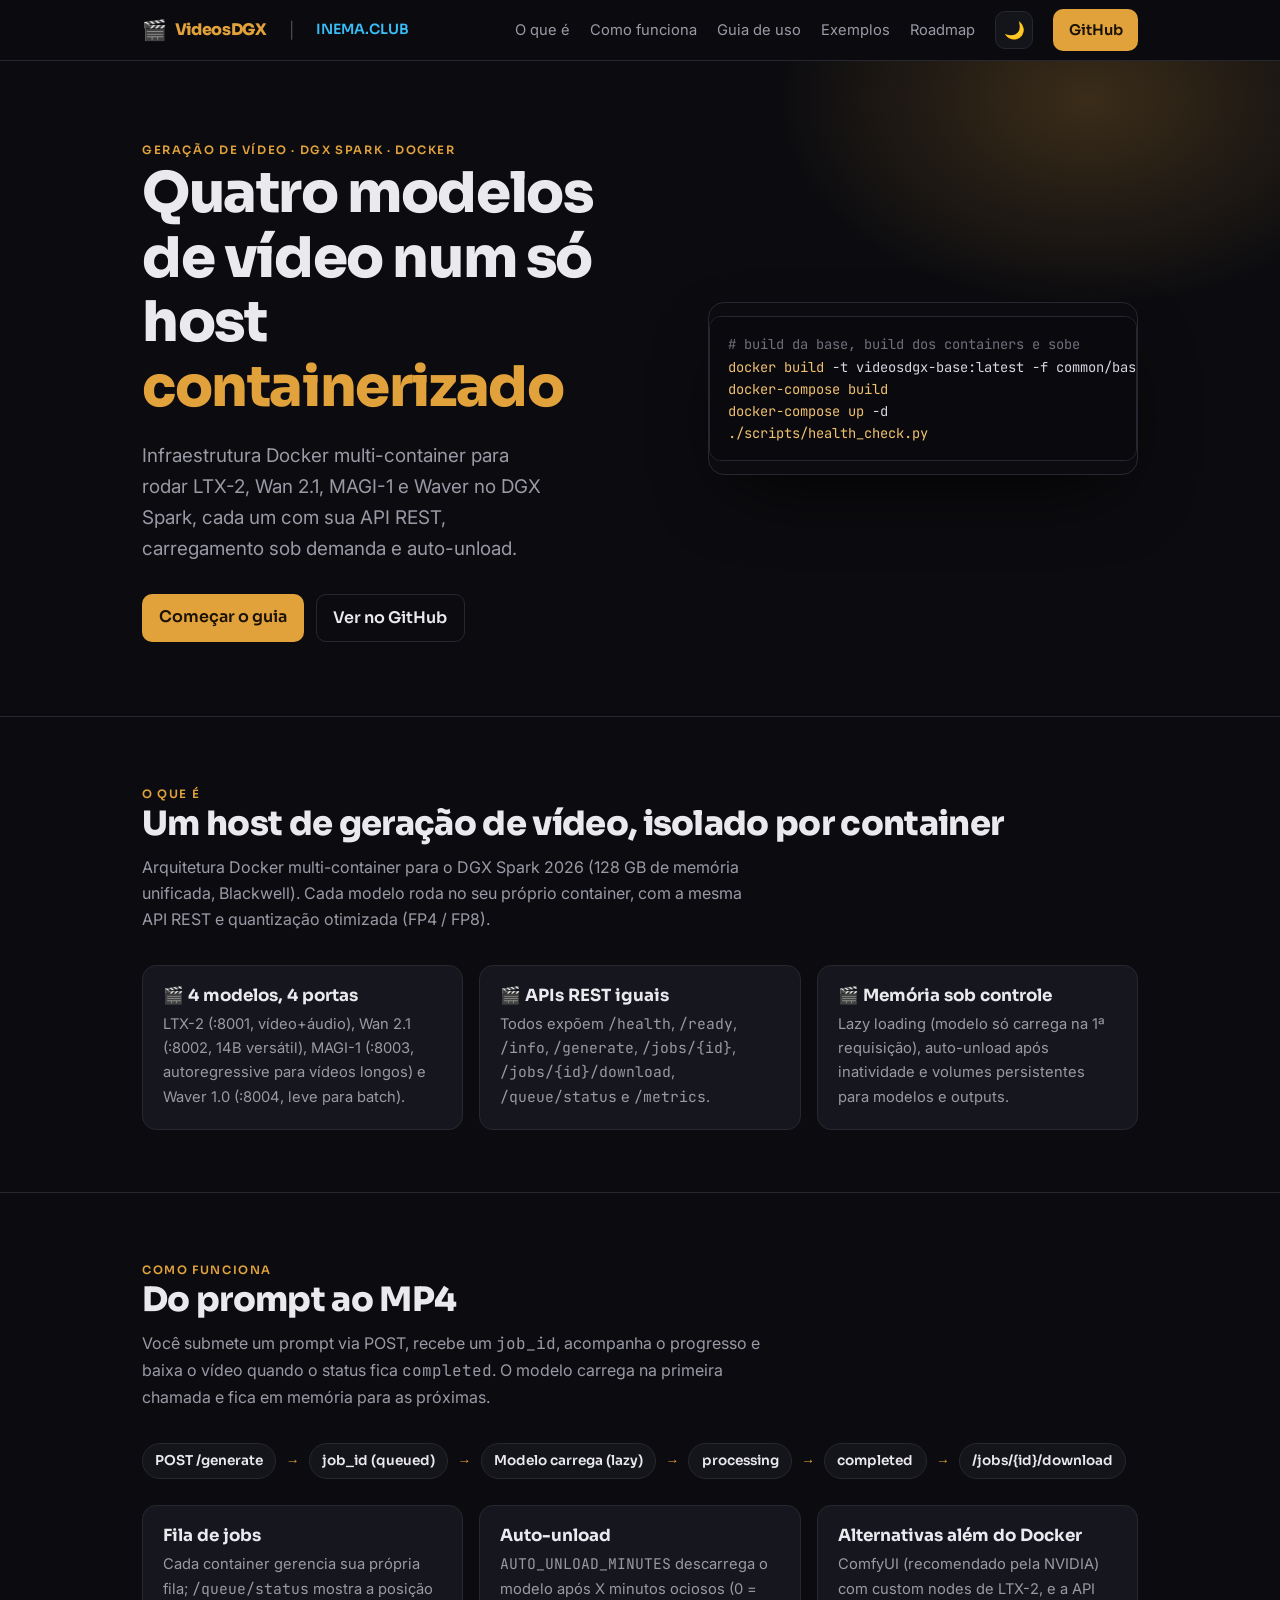
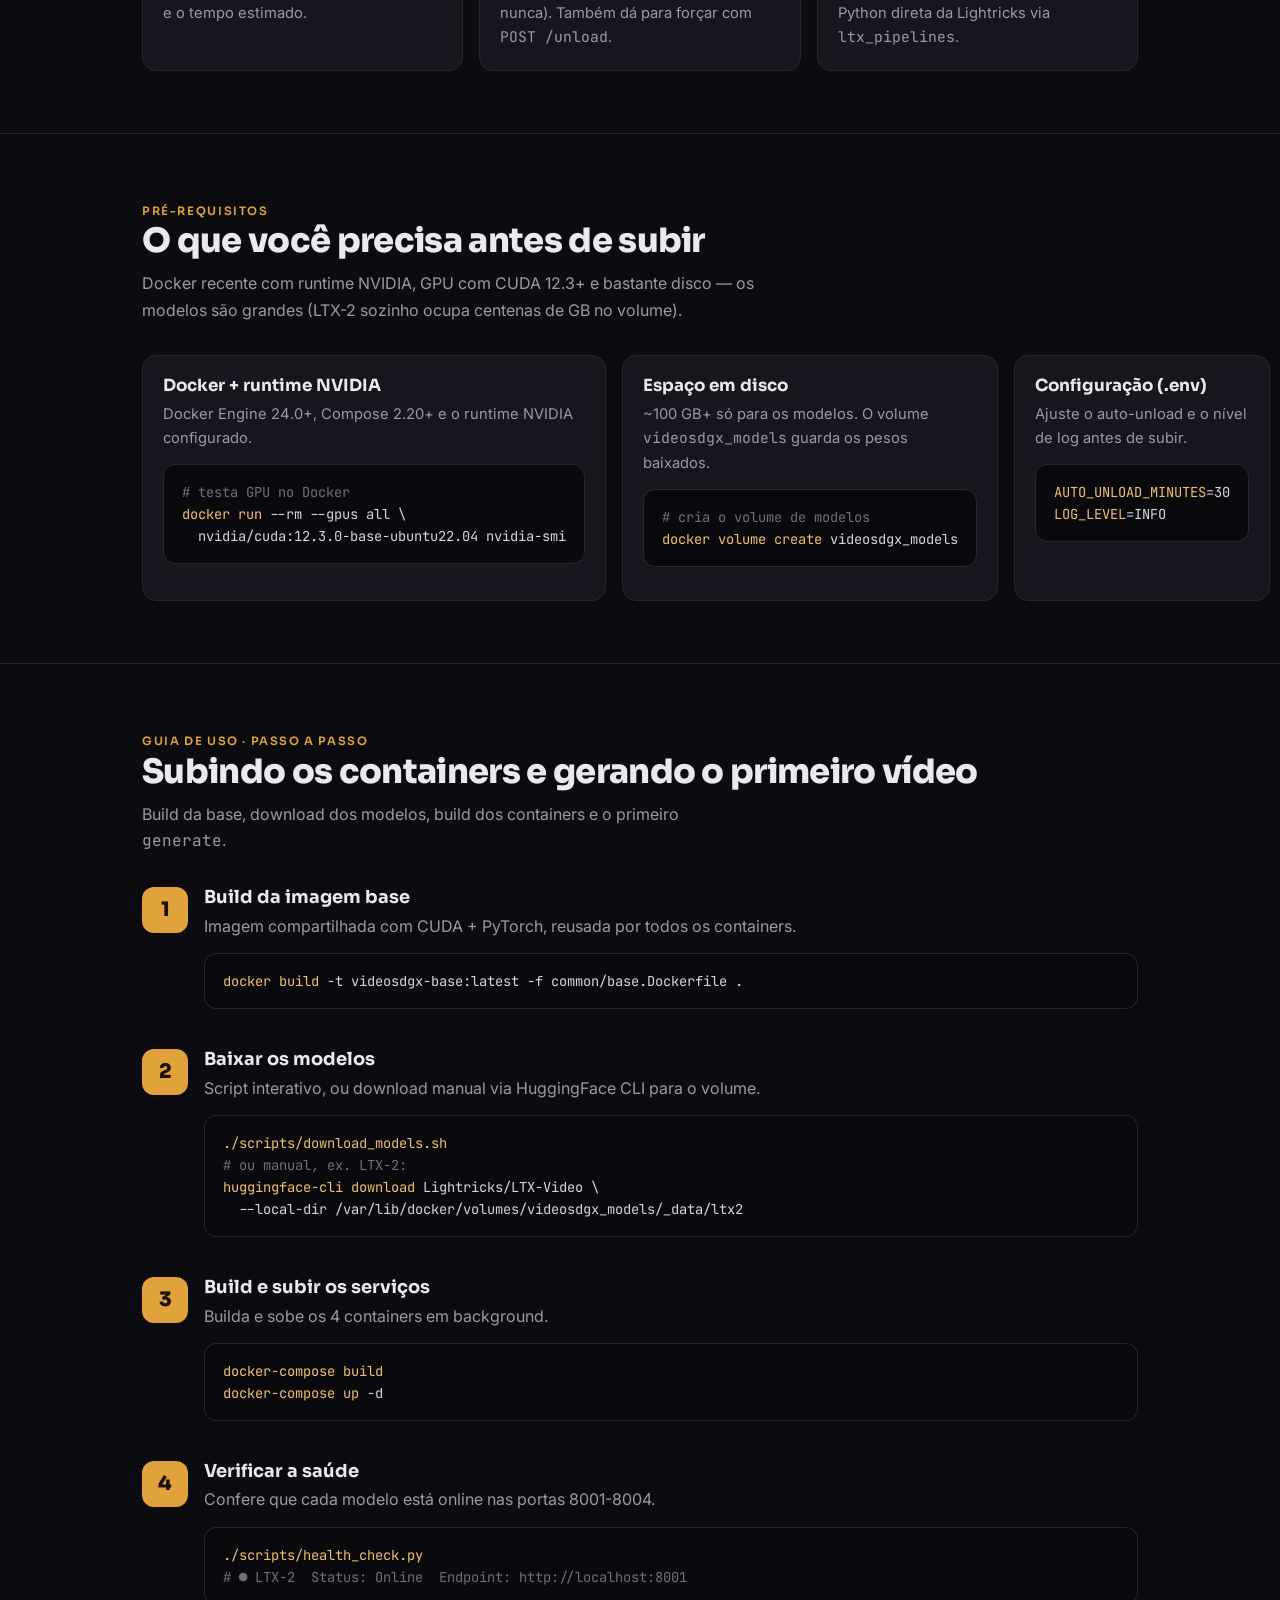
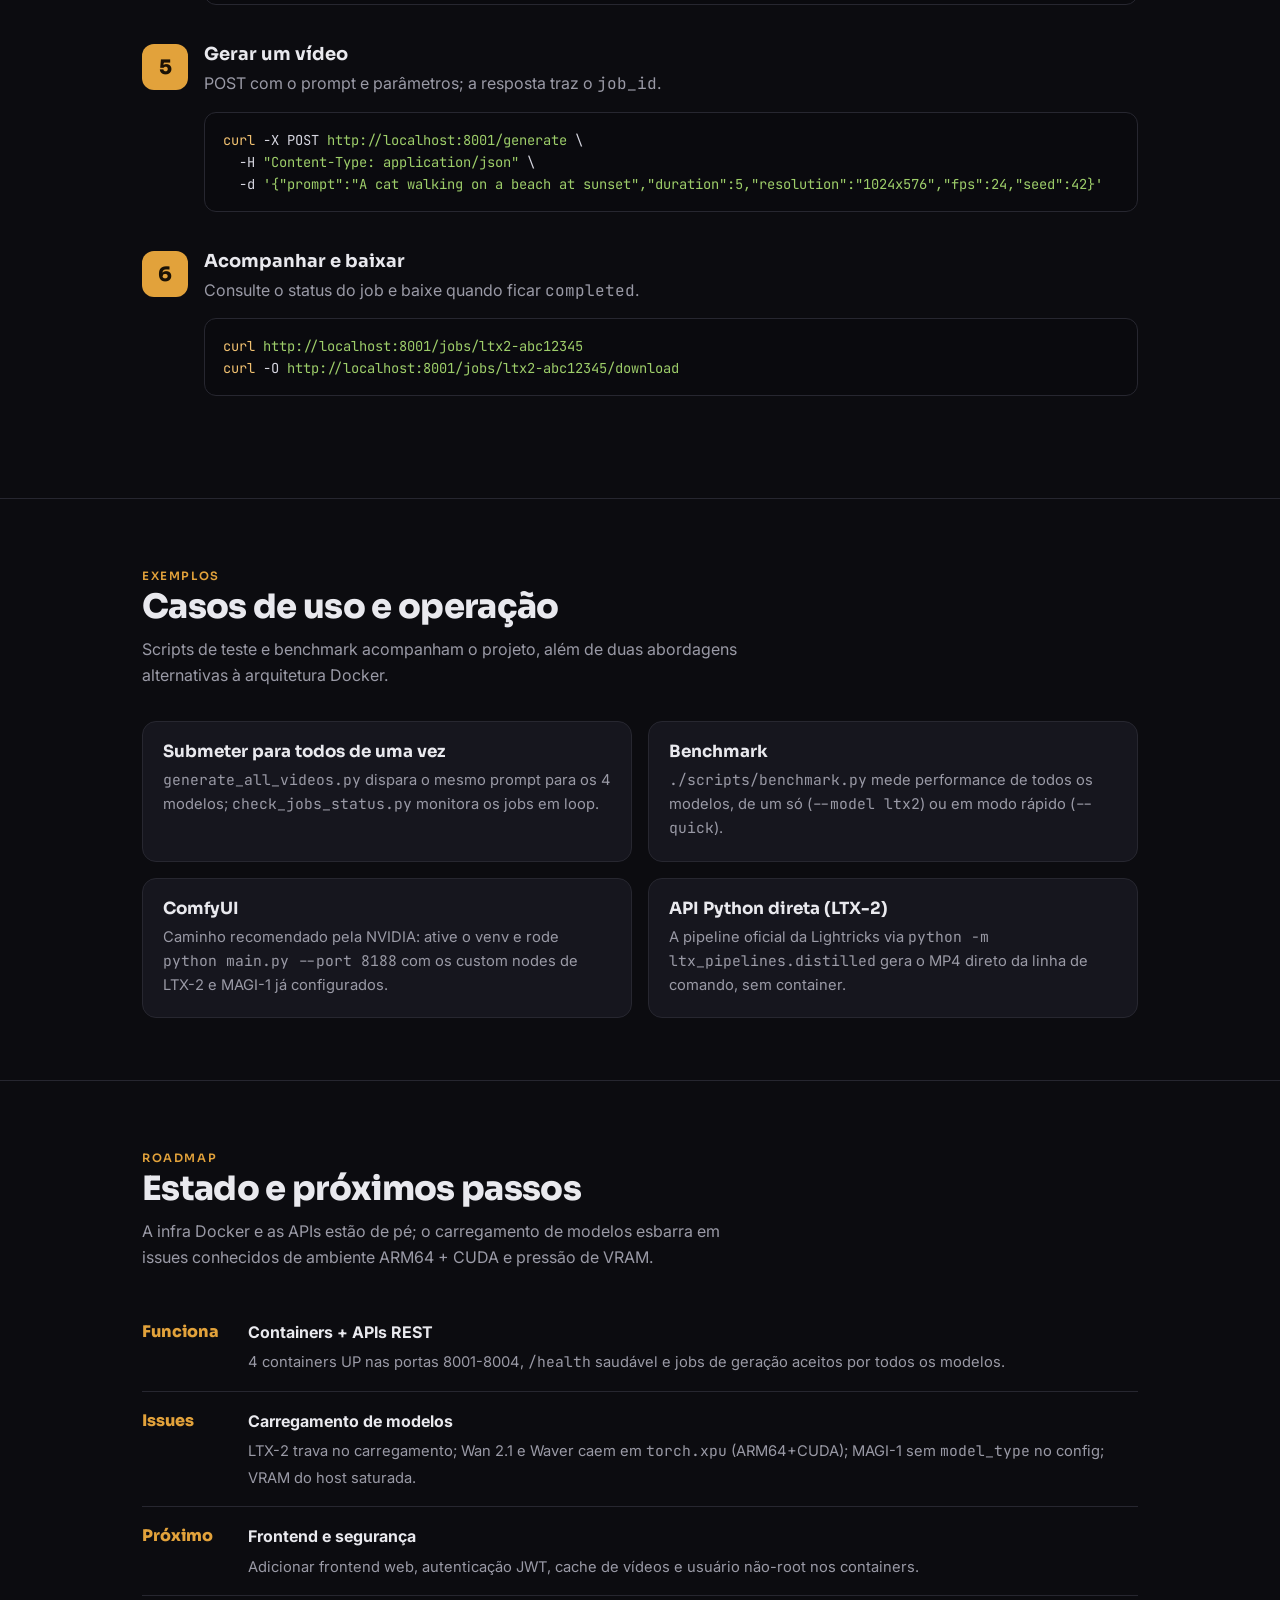
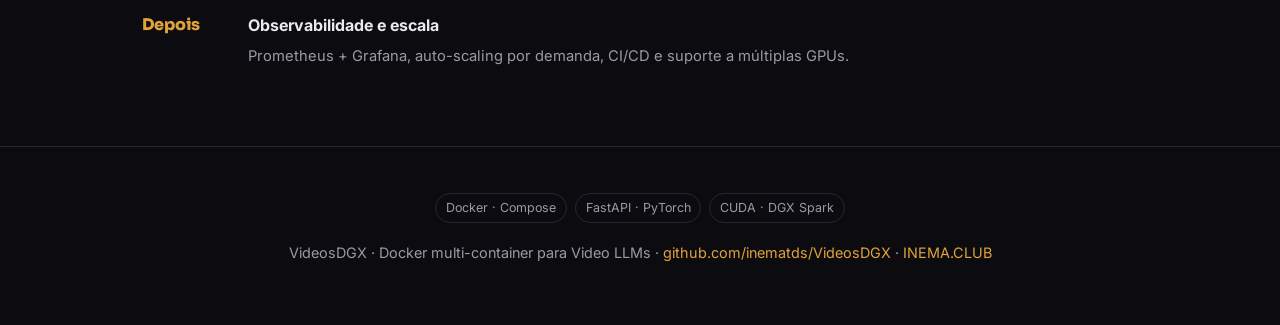
<file: index.html>
<!DOCTYPE html>
<html lang="pt-BR">
<head>
<meta charset="utf-8">
<meta name="viewport" content="width=device-width, initial-scale=1">
<title>VideosDGX — Docker multi-container para Video LLMs no DGX Spark</title>
<meta name="description" content="VideosDGX: infraestrutura Docker multi-container para rodar 4 modelos de geração de vídeo (LTX-2, Wan 2.1, MAGI-1, Waver) no DGX Spark, com APIs REST, lazy loading e auto-unload.">
<link rel="preconnect" href="https://fonts.googleapis.com">
<link rel="preconnect" href="https://fonts.gstatic.com" crossorigin>
<link href="https://fonts.googleapis.com/css2?family=Sora:wght@400;600;800&family=Inter:wght@400;500;600&family=JetBrains+Mono:wght@400;600&display=swap" rel="stylesheet">
<style>
  :root{
    --bg:#0c0c10; --bg2:#14141b; --card:#16161e; --line:#272730;
    --txt:#e9e9ee; --mut:#9a9aa6; --amb:#E2A23B; --amb2:#f0c070; --sky:#38bdf8;
    color-scheme:dark;
  }
  body.light{
    --bg:#f6f7f9; --bg2:#eceef2; --card:#ffffff; --line:#e1e3ea;
    --txt:#1a1a22; --mut:#5b5b68; --amb:#b9791d; --amb2:#a16207; --sky:#0369a1;
    color-scheme:light;
  }
  body.light .hero .glow{opacity:.5}
  body.light pre{background:#0e0e14;color:#d6d6e0}
  body.light pre .c{color:#8a8a98}
  *{box-sizing:border-box}
  html{scroll-behavior:smooth}
  body{margin:0;background:var(--bg);color:var(--txt);font:16px/1.65 Inter,system-ui,sans-serif;-webkit-font-smoothing:antialiased}
  h1,h2,h3{font-family:Sora,sans-serif;line-height:1.15;margin:0}
  a{color:var(--amb);text-decoration:none}
  code,pre{font-family:"JetBrains Mono",monospace}
  .wrap{max-width:1040px;margin:0 auto;padding:0 22px}
  .mut{color:var(--mut)} .amb{color:var(--amb)}
  .chip{display:inline-block;font-size:.72rem;letter-spacing:.14em;text-transform:uppercase;color:var(--amb);font-weight:600;font-family:Sora}
  nav{position:sticky;top:0;z-index:30;backdrop-filter:blur(12px);background:rgba(12,12,16,.78);border-bottom:1px solid var(--line)}
  nav .wrap{display:flex;align-items:center;gap:22px;height:60px}
  nav .brand{display:flex;align-items:center;gap:8px;font-family:Sora;font-weight:800;letter-spacing:-.02em;color:var(--amb)}
  nav .brand .emoji{font-size:1.25rem}
  nav .sep{color:var(--mut);opacity:.45}
  nav .inema{color:var(--sky);font-weight:600;font-size:.88rem;font-family:Sora}
  nav .inema:hover{filter:brightness(1.15)}
  nav .links{margin-left:auto;display:flex;align-items:center;gap:20px;font-size:.92rem}
  nav .links a.sec{color:var(--mut)} nav .links a.sec:hover{color:var(--txt)}
  .tgl{background:var(--bg2);border:1px solid var(--line);color:var(--txt);width:38px;height:38px;border-radius:10px;cursor:pointer;display:inline-flex;align-items:center;justify-content:center;font-size:1.05rem}
  .tgl:hover{border-color:var(--amb)}
  .btn{display:inline-block;background:var(--amb);color:#1a1206;font-weight:600;padding:.6em 1.05em;border-radius:10px;font-family:Sora}
  .btn.ghost{background:transparent;color:var(--txt);border:1px solid var(--line)}
  @media(max-width:760px){nav .links a.sec{display:none}}
  .hero{position:relative;overflow:hidden;border-bottom:1px solid var(--line)}
  .hero .glow{position:absolute;inset:-40% -20% auto auto;width:70%;height:600px;background:radial-gradient(closest-side,rgba(226,162,59,.22),transparent 70%);pointer-events:none}
  .hero .wrap{display:grid;grid-template-columns:1.1fr .9fr;gap:40px;align-items:center;padding:74px 22px}
  .hero h1{font-size:clamp(2.2rem,5vw,3.5rem);font-weight:800;letter-spacing:-.025em}
  .hero p.lead{font-size:1.18rem;color:var(--mut);margin:1.1em 0 1.6em;max-width:34ch}
  .hero .cta{display:flex;gap:12px;flex-wrap:wrap}
  .hero figure{margin:0;border-radius:16px;overflow:hidden;border:1px solid var(--line);box-shadow:0 30px 80px -30px #000}
  .hero figure img{width:100%;display:block}
  @media(max-width:780px){.hero .wrap{grid-template-columns:1fr;padding:48px 22px}}
  section{padding:62px 0;border-bottom:1px solid var(--line)}
  section h2{font-size:clamp(1.5rem,3.4vw,2.1rem);font-weight:800;letter-spacing:-.02em}
  section .sub{color:var(--mut);margin:.6em 0 2em;max-width:62ch}
  .grid{display:grid;gap:16px}
  .g3{grid-template-columns:repeat(3,1fr)} .g4{grid-template-columns:repeat(4,1fr)} .g2{grid-template-columns:repeat(2,1fr)}
  @media(max-width:820px){.g3,.g4{grid-template-columns:1fr 1fr}}
  @media(max-width:540px){.g2,.g3,.g4{grid-template-columns:1fr}}
  .card{background:var(--card);border:1px solid var(--line);border-radius:14px;padding:20px}
  .card h3{font-size:1.05rem;margin-bottom:.4em}
  .card p{color:var(--mut);font-size:.92rem;margin:0}
  .num{display:inline-flex;width:30px;height:30px;align-items:center;justify-content:center;border-radius:8px;background:rgba(226,162,59,.14);color:var(--amb);font-family:Sora;font-weight:800;font-size:.9rem;margin-bottom:.7em}
  .flow{display:flex;flex-wrap:wrap;gap:8px;align-items:center;margin-top:10px}
  .flow span{background:var(--bg2);border:1px solid var(--line);border-radius:999px;padding:.45em .9em;font-size:.85rem;font-family:Sora;font-weight:600}
  .flow .arr{color:var(--amb);border:none;background:none;padding:0 .1em}
  pre{background:#0a0a0e;border:1px solid var(--line);border-radius:12px;padding:16px 18px;overflow:auto;font-size:.86rem;line-height:1.6;color:#d6d6e0}
  pre .c{color:#6f6f7c} pre .k{color:var(--amb2)} pre .s{color:#9ece6a}
  .step{display:grid;grid-template-columns:46px 1fr;gap:16px;margin-bottom:26px}
  .step .b{width:46px;height:46px;border-radius:12px;background:var(--amb);color:#1a1206;font-family:Sora;font-weight:800;font-size:1.25rem;display:flex;align-items:center;justify-content:center}
  .step h3{font-size:1.12rem;margin-bottom:.3em}
  .step p{color:var(--mut);margin:.2em 0 .7em}
  .ex{display:grid;grid-template-columns:1fr 1fr;gap:18px}
  @media(max-width:680px){.ex{grid-template-columns:1fr}}
  .ex figure{margin:0;border-radius:14px;overflow:hidden;border:1px solid var(--line)}
  .ex figure img{width:100%;display:block}
  .ex figcaption{padding:12px 14px;font-size:.88rem;color:var(--mut);background:var(--card)}
  .phase{display:flex;gap:14px;padding:16px 0;border-bottom:1px solid var(--line)}
  .phase:last-child{border:none}
  .phase .tag{flex:0 0 92px;font-family:Sora;font-weight:800;color:var(--amb)}
  .phase .d strong{display:block;margin-bottom:.2em}
  .phase .d span{color:var(--mut);font-size:.92rem}
  footer{padding:46px 0;text-align:center;color:var(--mut);font-size:.9rem}
  .pill{display:inline-block;border:1px solid var(--line);border-radius:999px;padding:.3em .8em;font-size:.78rem;color:var(--mut);margin:0 4px}
</style>
</head>
<body>

<nav><div class="wrap">
  <a class="brand" href="#top"><span class="emoji">🎬</span> VideosDGX</a>
  <span class="sep">|</span>
  <a class="inema" href="https://inema.club" target="_blank" rel="noopener">INEMA.CLUB</a>
  <div class="links">
    <a class="sec" href="#oque">O que é</a>
    <a class="sec" href="#fluxo">Como funciona</a>
    <a class="sec" href="#guia">Guia de uso</a>
    <a class="sec" href="#exemplos">Exemplos</a>
    <a class="sec" href="#roadmap">Roadmap</a>
    <button class="tgl" id="themeToggle" aria-label="Alternar tema" title="Alternar tema">🌙</button>
    <a class="btn" href="https://github.com/inematds/VideosDGX" target="_blank" rel="noopener">GitHub</a>
  </div>
</div></nav>

<header class="hero" id="top">
  <div class="glow"></div>
  <div class="wrap">
    <div>
      <span class="chip">Geração de vídeo · DGX Spark · Docker</span>
      <h1>Quatro modelos de vídeo num só host <span class="amb">containerizado</span></h1>
      <p class="lead">Infraestrutura Docker multi-container para rodar LTX-2, Wan 2.1, MAGI-1 e Waver no DGX Spark, cada um com sua API REST, carregamento sob demanda e auto-unload.</p>
      <div class="cta">
        <a class="btn" href="#guia">Começar o guia</a>
        <a class="btn ghost" href="https://github.com/inematds/VideosDGX" target="_blank" rel="noopener">Ver no GitHub</a>
      </div>
    </div>
    <figure><pre><span class="c"># build da base, build dos containers e sobe</span>
<span class="k">docker build</span> -t videosdgx-base:latest -f common/base.Dockerfile .
<span class="k">docker-compose build</span>
<span class="k">docker-compose up</span> -d
<span class="k">./scripts/health_check.py</span></pre></figure>
  </div>
</header>

<section id="oque"><div class="wrap">
  <span class="chip">O que é</span>
  <h2>Um host de geração de vídeo, isolado por container</h2>
  <p class="sub">Arquitetura Docker multi-container para o DGX Spark 2026 (128 GB de memória unificada, Blackwell). Cada modelo roda no seu próprio container, com a mesma API REST e quantização otimizada (FP4 / FP8).</p>
  <div class="grid g3">
    <div class="card"><h3>🎬 4 modelos, 4 portas</h3><p>LTX-2 (:8001, vídeo+áudio), Wan 2.1 (:8002, 14B versátil), MAGI-1 (:8003, autoregressive para vídeos longos) e Waver 1.0 (:8004, leve para batch).</p></div>
    <div class="card"><h3>🎬 APIs REST iguais</h3><p>Todos expõem <code>/health</code>, <code>/ready</code>, <code>/info</code>, <code>/generate</code>, <code>/jobs/{id}</code>, <code>/jobs/{id}/download</code>, <code>/queue/status</code> e <code>/metrics</code>.</p></div>
    <div class="card"><h3>🎬 Memória sob controle</h3><p>Lazy loading (modelo só carrega na 1ª requisição), auto-unload após inatividade e volumes persistentes para modelos e outputs.</p></div>
  </div>
</div></section>

<section id="fluxo"><div class="wrap">
  <span class="chip">Como funciona</span>
  <h2>Do prompt ao MP4</h2>
  <p class="sub">Você submete um prompt via POST, recebe um <code>job_id</code>, acompanha o progresso e baixa o vídeo quando o status fica <code>completed</code>. O modelo carrega na primeira chamada e fica em memória para as próximas.</p>
  <div class="flow">
    <span>POST /generate</span><span class="arr">→</span>
    <span>job_id (queued)</span><span class="arr">→</span>
    <span>Modelo carrega (lazy)</span><span class="arr">→</span>
    <span>processing</span><span class="arr">→</span>
    <span>completed</span><span class="arr">→</span>
    <span>/jobs/{id}/download</span>
  </div>
  <div class="grid g3" style="margin-top:26px">
    <div class="card"><h3>Fila de jobs</h3><p>Cada container gerencia sua própria fila; <code>/queue/status</code> mostra a posição e o tempo estimado.</p></div>
    <div class="card"><h3>Auto-unload</h3><p><code>AUTO_UNLOAD_MINUTES</code> descarrega o modelo após X minutos ociosos (0 = nunca). Também dá para forçar com <code>POST /unload</code>.</p></div>
    <div class="card"><h3>Alternativas além do Docker</h3><p>ComfyUI (recomendado pela NVIDIA) com custom nodes de LTX-2, e a API Python direta da Lightricks via <code>ltx_pipelines</code>.</p></div>
  </div>
</div></section>

<section id="pre"><div class="wrap">
  <span class="chip">Pré-requisitos</span>
  <h2>O que você precisa antes de subir</h2>
  <p class="sub">Docker recente com runtime NVIDIA, GPU com CUDA 12.3+ e bastante disco — os modelos são grandes (LTX-2 sozinho ocupa centenas de GB no volume).</p>
  <div class="grid g3">
    <div class="card"><h3>Docker + runtime NVIDIA</h3><p>Docker Engine 24.0+, Compose 2.20+ e o runtime NVIDIA configurado.</p><pre><span class="c"># testa GPU no Docker</span>
<span class="k">docker run</span> --rm --gpus all \
  nvidia/cuda:12.3.0-base-ubuntu22.04 nvidia-smi</pre></div>
    <div class="card"><h3>Espaço em disco</h3><p>~100 GB+ só para os modelos. O volume <code>videosdgx_models</code> guarda os pesos baixados.</p><pre><span class="c"># cria o volume de modelos</span>
<span class="k">docker volume create</span> videosdgx_models</pre></div>
    <div class="card"><h3>Configuração (.env)</h3><p>Ajuste o auto-unload e o nível de log antes de subir.</p><pre><span class="k">AUTO_UNLOAD_MINUTES</span>=30
<span class="k">LOG_LEVEL</span>=INFO</pre></div>
  </div>
</div></section>

<section id="guia"><div class="wrap">
  <span class="chip">Guia de uso · passo a passo</span>
  <h2>Subindo os containers e gerando o primeiro vídeo</h2>
  <p class="sub">Build da base, download dos modelos, build dos containers e o primeiro <code>generate</code>.</p>

  <div class="step"><div class="b">1</div><div>
    <h3>Build da imagem base</h3>
    <p>Imagem compartilhada com CUDA + PyTorch, reusada por todos os containers.</p>
<pre><span class="k">docker build</span> -t videosdgx-base:latest -f common/base.Dockerfile .</pre>
  </div></div>

  <div class="step"><div class="b">2</div><div>
    <h3>Baixar os modelos</h3>
    <p>Script interativo, ou download manual via HuggingFace CLI para o volume.</p>
<pre><span class="k">./scripts/download_models.sh</span>
<span class="c"># ou manual, ex. LTX-2:</span>
<span class="k">huggingface-cli download</span> Lightricks/LTX-Video \
  --local-dir /var/lib/docker/volumes/videosdgx_models/_data/ltx2</pre>
  </div></div>

  <div class="step"><div class="b">3</div><div>
    <h3>Build e subir os serviços</h3>
    <p>Builda e sobe os 4 containers em background.</p>
<pre><span class="k">docker-compose build</span>
<span class="k">docker-compose up</span> -d</pre>
  </div></div>

  <div class="step"><div class="b">4</div><div>
    <h3>Verificar a saúde</h3>
    <p>Confere que cada modelo está online nas portas 8001-8004.</p>
<pre><span class="k">./scripts/health_check.py</span>
<span class="c"># ● LTX-2  Status: Online  Endpoint: http://localhost:8001</span></pre>
  </div></div>

  <div class="step"><div class="b">5</div><div>
    <h3>Gerar um vídeo</h3>
    <p>POST com o prompt e parâmetros; a resposta traz o <code>job_id</code>.</p>
<pre><span class="k">curl</span> -X POST <span class="s">http://localhost:8001/generate</span> \
  -H <span class="s">"Content-Type: application/json"</span> \
  -d <span class="s">'{"prompt":"A cat walking on a beach at sunset","duration":5,"resolution":"1024x576","fps":24,"seed":42}'</span></pre>
  </div></div>

  <div class="step"><div class="b">6</div><div>
    <h3>Acompanhar e baixar</h3>
    <p>Consulte o status do job e baixe quando ficar <code>completed</code>.</p>
<pre><span class="k">curl</span> <span class="s">http://localhost:8001/jobs/ltx2-abc12345</span>
<span class="k">curl</span> -O <span class="s">http://localhost:8001/jobs/ltx2-abc12345/download</span></pre>
  </div></div>
</div></section>

<section id="exemplos"><div class="wrap">
  <span class="chip">Exemplos</span>
  <h2>Casos de uso e operação</h2>
  <p class="sub">Scripts de teste e benchmark acompanham o projeto, além de duas abordagens alternativas à arquitetura Docker.</p>
  <div class="grid g2">
    <div class="card"><h3>Submeter para todos de uma vez</h3><p><code>generate_all_videos.py</code> dispara o mesmo prompt para os 4 modelos; <code>check_jobs_status.py</code> monitora os jobs em loop.</p></div>
    <div class="card"><h3>Benchmark</h3><p><code>./scripts/benchmark.py</code> mede performance de todos os modelos, de um só (<code>--model ltx2</code>) ou em modo rápido (<code>--quick</code>).</p></div>
    <div class="card"><h3>ComfyUI</h3><p>Caminho recomendado pela NVIDIA: ative o venv e rode <code>python main.py --port 8188</code> com os custom nodes de LTX-2 e MAGI-1 já configurados.</p></div>
    <div class="card"><h3>API Python direta (LTX-2)</h3><p>A pipeline oficial da Lightricks via <code>python -m ltx_pipelines.distilled</code> gera o MP4 direto da linha de comando, sem container.</p></div>
  </div>
</div></section>

<section id="roadmap"><div class="wrap">
  <span class="chip">Roadmap</span>
  <h2>Estado e próximos passos</h2>
  <p class="sub">A infra Docker e as APIs estão de pé; o carregamento de modelos esbarra em issues conhecidos de ambiente ARM64 + CUDA e pressão de VRAM.</p>
  <div class="phase"><div class="tag">Funciona</div><div class="d"><strong>Containers + APIs REST</strong><span>4 containers UP nas portas 8001-8004, <code>/health</code> saudável e jobs de geração aceitos por todos os modelos.</span></div></div>
  <div class="phase"><div class="tag">Issues</div><div class="d"><strong>Carregamento de modelos</strong><span>LTX-2 trava no carregamento; Wan 2.1 e Waver caem em <code>torch.xpu</code> (ARM64+CUDA); MAGI-1 sem <code>model_type</code> no config; VRAM do host saturada.</span></div></div>
  <div class="phase"><div class="tag">Próximo</div><div class="d"><strong>Frontend e segurança</strong><span>Adicionar frontend web, autenticação JWT, cache de vídeos e usuário não-root nos containers.</span></div></div>
  <div class="phase"><div class="tag">Depois</div><div class="d"><strong>Observabilidade e escala</strong><span>Prometheus + Grafana, auto-scaling por demanda, CI/CD e suporte a múltiplas GPUs.</span></div></div>
</div></section>

<footer>
  <div class="wrap">
    <div class="pill">Docker · Compose</div><div class="pill">FastAPI · PyTorch</div><div class="pill">CUDA · DGX Spark</div>
    <p style="margin-top:18px">VideosDGX · Docker multi-container para Video LLMs ·
      <a href="https://github.com/inematds/VideosDGX">github.com/inematds/VideosDGX</a> ·
      <a href="https://inema.club">INEMA.CLUB</a></p>
  </div>
</footer>

<script>
  (function(){
    var KEY='VideosDGX-theme';
    var b=document.body, t=document.getElementById('themeToggle');
    if(localStorage.getItem(KEY)==='light'){ b.classList.add('light'); t.textContent='☀️'; }
    t.addEventListener('click',function(){
      var light=b.classList.toggle('light');
      t.textContent=light?'☀️':'🌙';
      localStorage.setItem(KEY, light?'light':'dark');
    });
  })();
</script>
</body>
</html>
</file>
